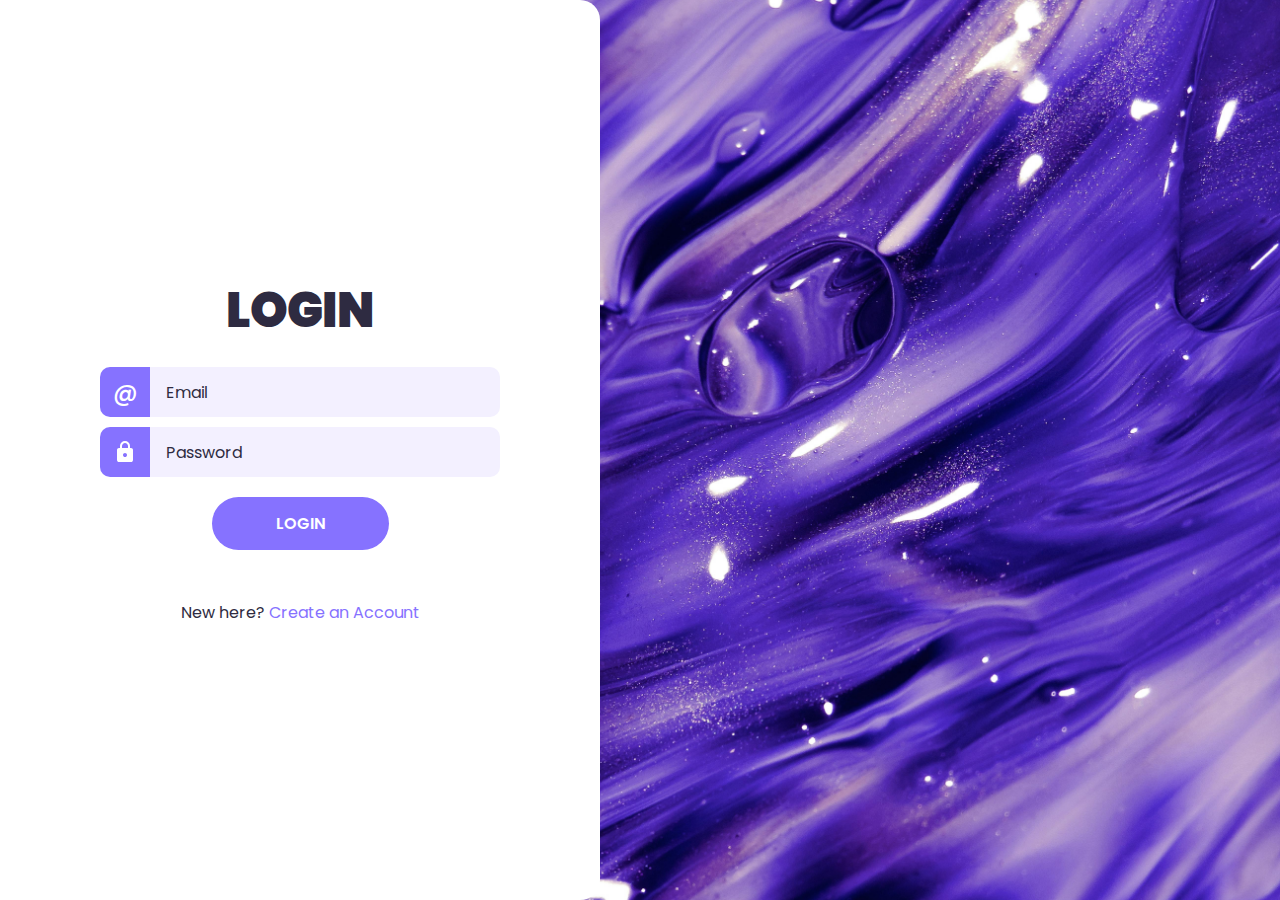
<file: login-validation/login.html>
<!DOCTYPE html>
<html lang="en">
<head>
    <meta charset="UTF-8">
    <meta name="viewport" content="width=device-width, initial-scale=1.0">
    <title>Login</title>
    <link rel="stylesheet" href="style.css">
    <script type="text\javascript" src="validation.js" defer></script>
</head>
<body>
    <div class="wrapper">
        <h1>Login</h1>
        <p id="error-message"></p>
        <form id="form">
            <div>
                <label for="email-input">
                    <span>@</span>
                </label>
                <input type="email" name="email" id="email-input" placeholder="Email">
            </div>
            <div>
                <label for="password-input">
                    <svg xmlns="http://www.w3.org/2000/svg" height="24" viewBox="0 -960 960 960" width="24"><path d="M240-80q-33 0-56.5-23.5T160-160v-400q0-33 23.5-56.5T240-640h40v-80q0-83 58.5-141.5T480-920q83 0 141.5 58.5T680-720v80h40q33 0 56.5 23.5T800-560v400q0 33-23.5 56.5T720-80H240Zm240-200q33 0 56.5-23.5T560-360q0-33-23.5-56.5T480-440q-33 0-56.5 23.5T400-360q0 33 23.5 56.5T480-280ZM360-640h240v-80q0-50-35-85t-85-35q-50 0-85 35t-35 85v80Z"/></svg>
                </label>
                <input type="password" name="password" id="password-input" placeholder="Password">
            </div>
            <button type="submit">Login</button>
        </form>
        <p>New here? <a href="singup.html">Create an Account</a></p>
    </div>
</body>
</html>
</file>
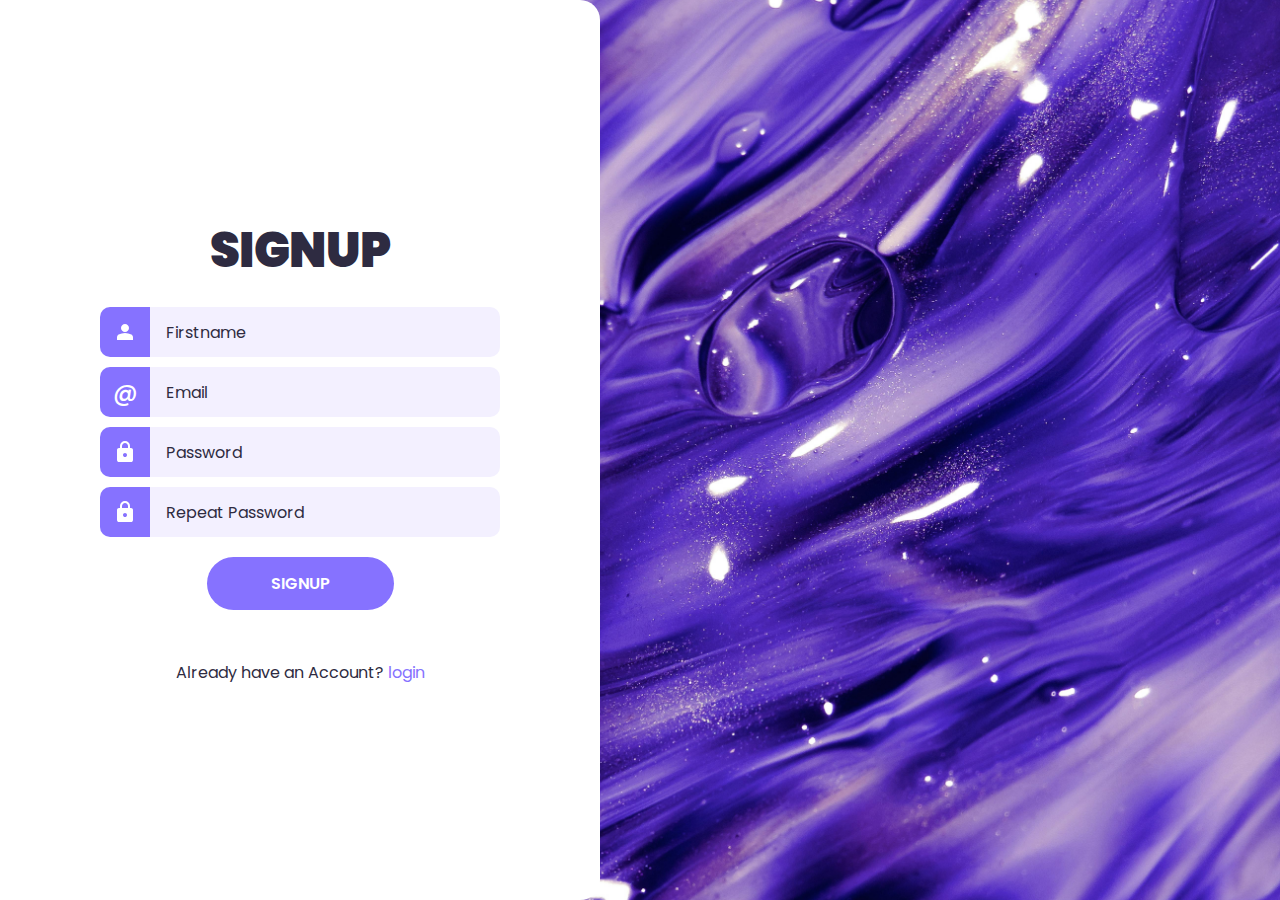
<file: login-validation/singup.html>
<!DOCTYPE html>
<html lang="en">
<head>
    <meta charset="UTF-8">
    <meta name="viewport" content="width=device-width, initial-scale=1.0">
    <title>Signup</title>
    <link rel="stylesheet" href="style.css">
    <script type="text\javascript" src="validation.js" defer></script>
</head>
<body>
    <div class="wrapper">
        <h1>Signup</h1>
        <p id="error-message"></p>
        <form id="form">
            <div>
                <label for="firstname-input">
                    <svg xmlns="http://www.w3.org/2000/svg" height="24" viewBox="0 -960 960 960" width="24"><path d="M480-480q-66 0-113-47t-47-113q0-66 47-113t113-47q66 0 113 47t47 113q0 66-47 113t-113 47ZM160-160v-112q0-34 17.5-62.5T224-378q62-31 126-46.5T480-440q66 0 130 15.5T736-378q29 15 46.5 43.5T800-272v112H160Z"/></svg>
                </label>
                <input type="text" name="firstname" id="firstname-input" placeholder="Firstname">
            </div>
            <div>
                <label for="email-input">
                    <span>@</span>
                </label>
                <input type="email" name="email" id="email-input" placeholder="Email">
            </div>
            <div>
                <label for="password-input">
                    <svg xmlns="http://www.w3.org/2000/svg" height="24" viewBox="0 -960 960 960" width="24"><path d="M240-80q-33 0-56.5-23.5T160-160v-400q0-33 23.5-56.5T240-640h40v-80q0-83 58.5-141.5T480-920q83 0 141.5 58.5T680-720v80h40q33 0 56.5 23.5T800-560v400q0 33-23.5 56.5T720-80H240Zm240-200q33 0 56.5-23.5T560-360q0-33-23.5-56.5T480-440q-33 0-56.5 23.5T400-360q0 33 23.5 56.5T480-280ZM360-640h240v-80q0-50-35-85t-85-35q-50 0-85 35t-35 85v80Z"/></svg>
                </label>
                <input type="password" name="password" id="password-input" placeholder="Password">
            </div>
            <div>
                <label for="repeat-password-input">
                    <svg xmlns="http://www.w3.org/2000/svg" height="24" viewBox="0 -960 960 960" width="24"><path d="M240-80q-33 0-56.5-23.5T160-160v-400q0-33 23.5-56.5T240-640h40v-80q0-83 58.5-141.5T480-920q83 0 141.5 58.5T680-720v80h40q33 0 56.5 23.5T800-560v400q0 33-23.5 56.5T720-80H240Zm240-200q33 0 56.5-23.5T560-360q0-33-23.5-56.5T480-440q-33 0-56.5 23.5T400-360q0 33 23.5 56.5T480-280ZM360-640h240v-80q0-50-35-85t-85-35q-50 0-85 35t-35 85v80Z"/></svg>
                </label>
                <input type="password" name="repeat-password" id="repeat-password-input" placeholder="Repeat Password">
            </div>
            <button type="submit">Signup</button>
        </form>
        <p>Already have an Account? <a href="login.html">login</a></p>
    </div>
</body>
</html>
</file>
<file: login-validation/style.css>
@import url('https://fonts.googleapis.com/css2?family=Poppins:ital,wght@0,100;0,200;0,300;0,400;0,500;0,600;0,700;0,800;0,900;1,100;1,200;1,300;1,400;1,500;1,600;1,700;1,800;1,900&display=swap');

:root
{
    --accent-color: #8672FF;
    --base-color: white;
    --text-color: #2E2B41;
    --input-color: #F3F0FF;
}

*
{
    margin: 0;
    padding: 0;
}

html
{
    font-family: Poppins, Segoe UI, sans-serif;
    font-size: 12pt;
    color: var(--text-color);
    text-align: center;
}

body
{
    min-height: 100vh;
    background-image: url(background.jpg);
    background-size: cover;
    background-position: right;
    overflow: hidden;
}

.wrapper
{
    box-sizing: border-box;
    background-color: var(--base-color);
    height: 100vh;
    width: max(40%, 600px);
    padding: 10px;
    border-radius: 0 20px 20px 0;
    display: flex;
    flex-direction: column;
    align-items: center;
    justify-content: center;
}

h1
{
    font-size: 3rem;
    font-weight: 900;
    text-transform: uppercase;
}

form
{
    width: min(400px, 100%);
    margin-top: 20px;
    margin-bottom: 50px;
    display: flex;
    flex-direction: column;
    align-items: center;
    gap: 10px;
}

form > div
{
    width: 100%;
    display: flex;
    justify-content: center;
}

form label
{
    flex-shrink: 0;
    height: 50px;
    width: 50px;
    background-color: var(--accent-color);
    fill: var(--base-color);
    color: var(--base-color);
    border-radius: 10px 0 0 10px;
    display: flex;
    justify-content: center;
    align-items: center;
    font-size: 1.5rem;
    font-weight: 500;
}

form input
{
    box-sizing: border-box;
    flex-grow: 1;
    min-width: 0;
    height: 50px;
    padding: 1em;
    font: inherit;
    border-radius: 0 10px 10px 0;
    border: 2px solid var(--input-color);
    border-left: none;
    background-color: var(--input-color);
    transition: 150ms ease;
}

form input:hover
{
    border-color: var(--accent-color);
}

form input:focus
{
    outline: none;
    border-color: var(--text-color);
}

div:has(input:focus) > label
{
    background-color: var(--text-color);
}

form input::placeholder
{
    color: var(--text-color);
}

form button
{
    margin-top: 10px;
    border: none;
    border-radius: 1000px;
    padding: .85em 4em;
    background-color: var(--accent-color);
    color: var(--base-color);
    font: inherit;
    font-weight: 600;
    text-transform: uppercase;
    cursor: pointer;
    transition: 150ms ease;
}

form button:hover
{
    background-color: var(--text-color);
}

form button:focus
{
    outline: none;
    background-color: var(--text-color);
}

a
{
    text-decoration: none;
    color: var(--accent-color);
}

a:hover
{
    text-decoration: underline;
}

@media(max-width: 1100px)
{
    .wrapper
    {
        width: min(600px, 100%);
        border-radius: 0;
    }
}

form div.incorrect label
{
    background-color: #f06272;
}

form div.incorrect input
{
    border-color: #f06272;
}

#error-message
{
    color: #f06272;
}
</file>
